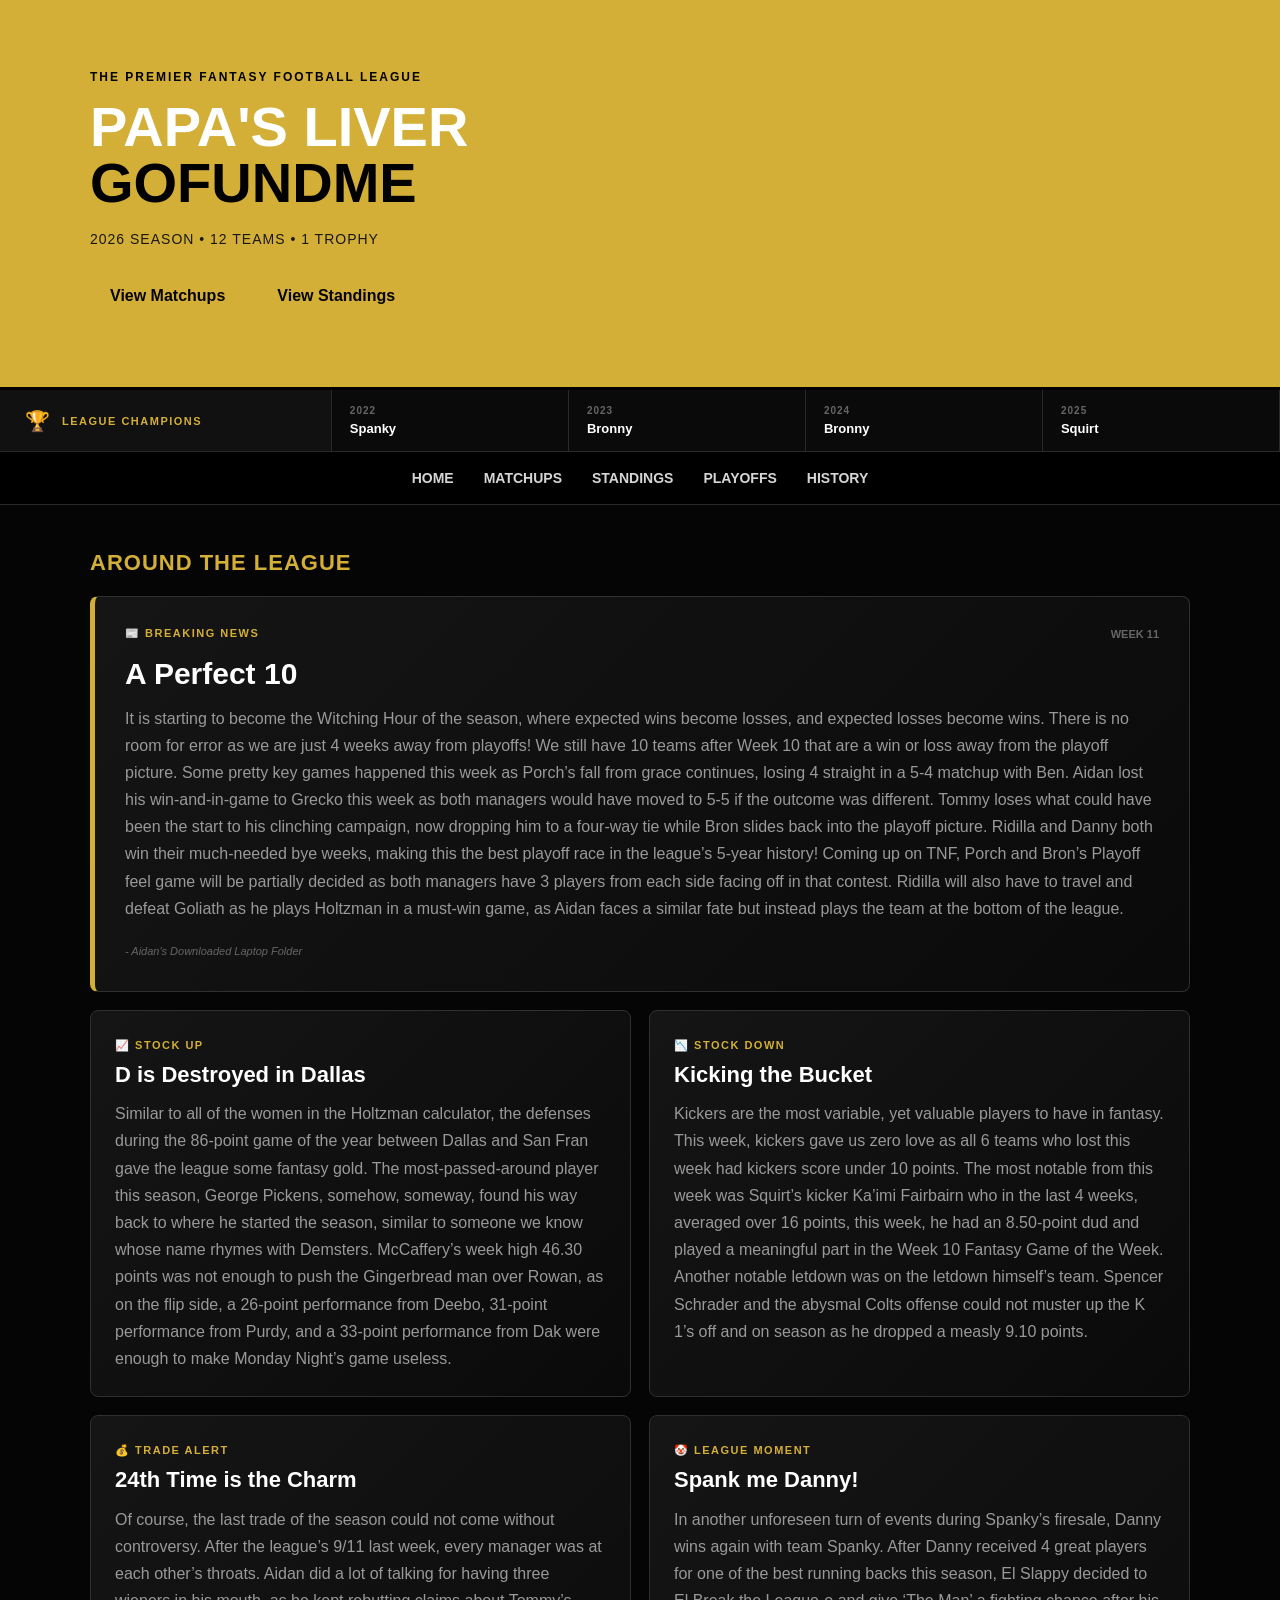
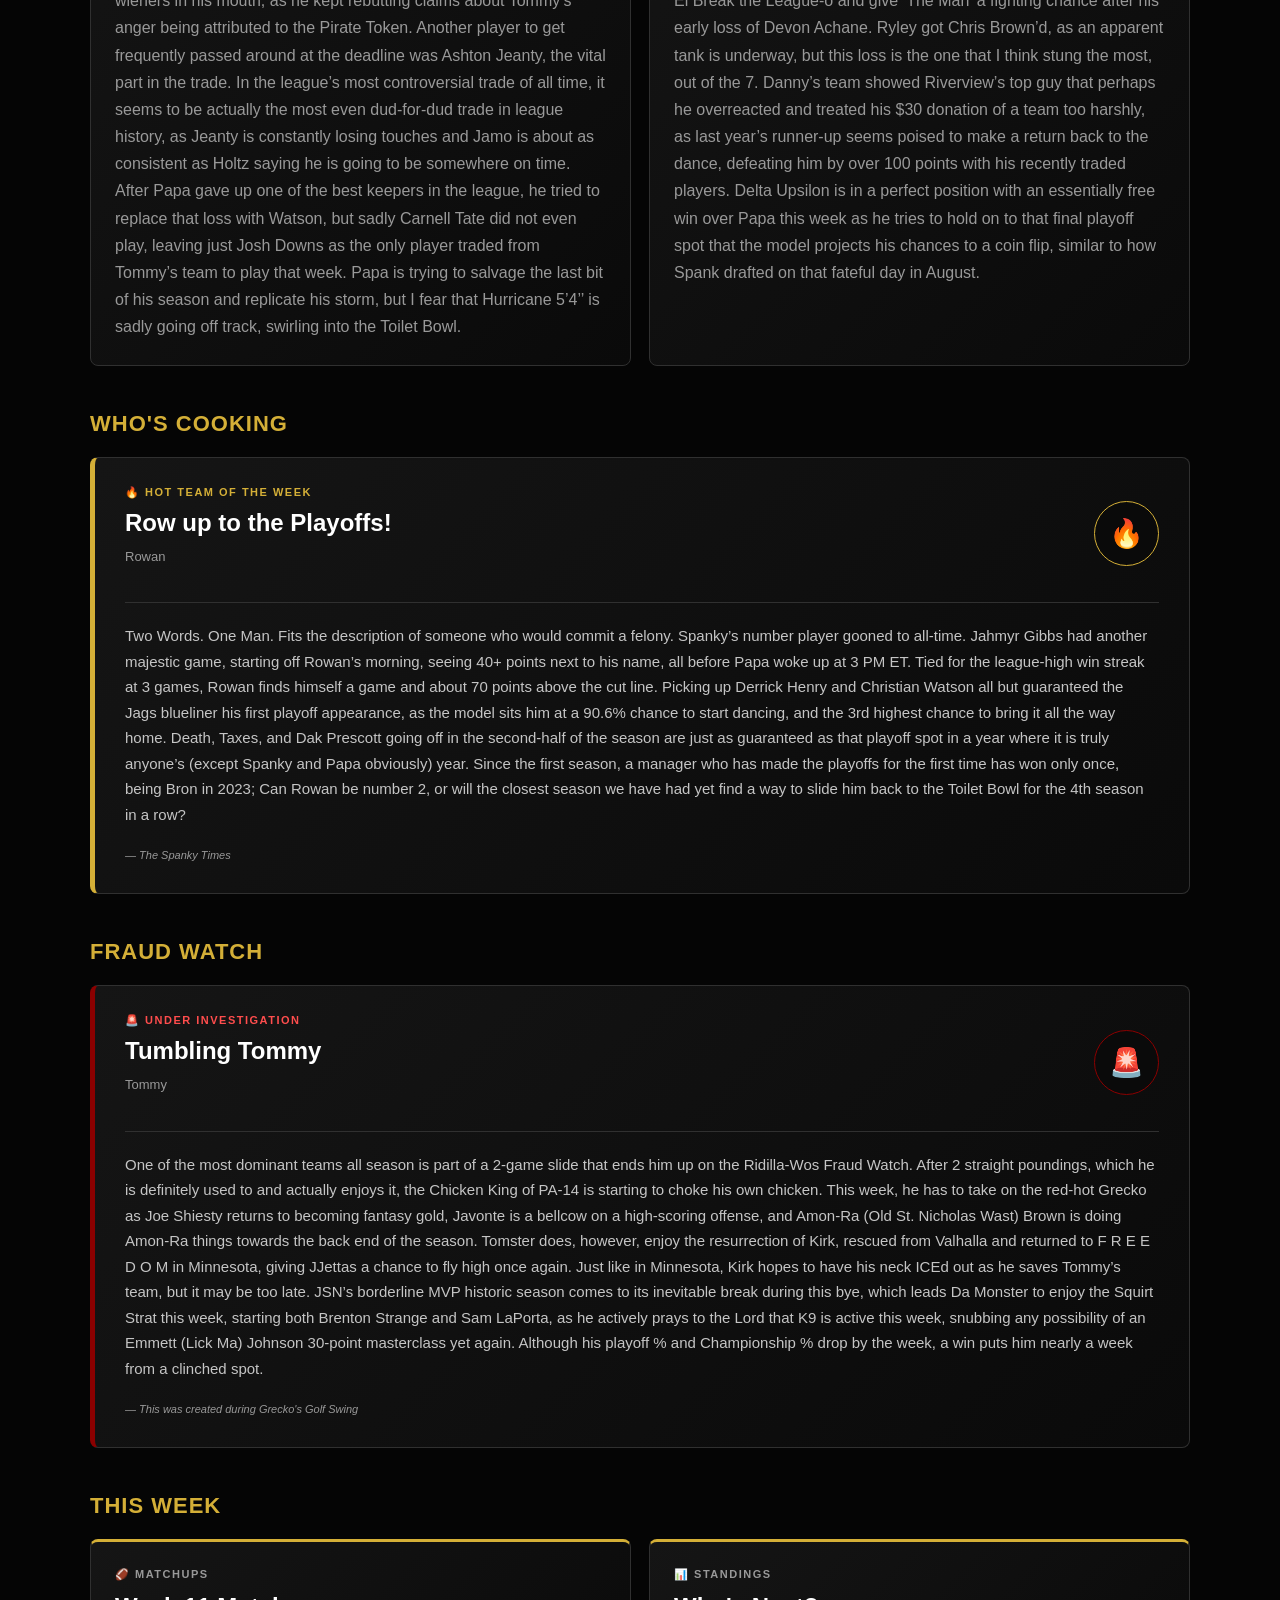
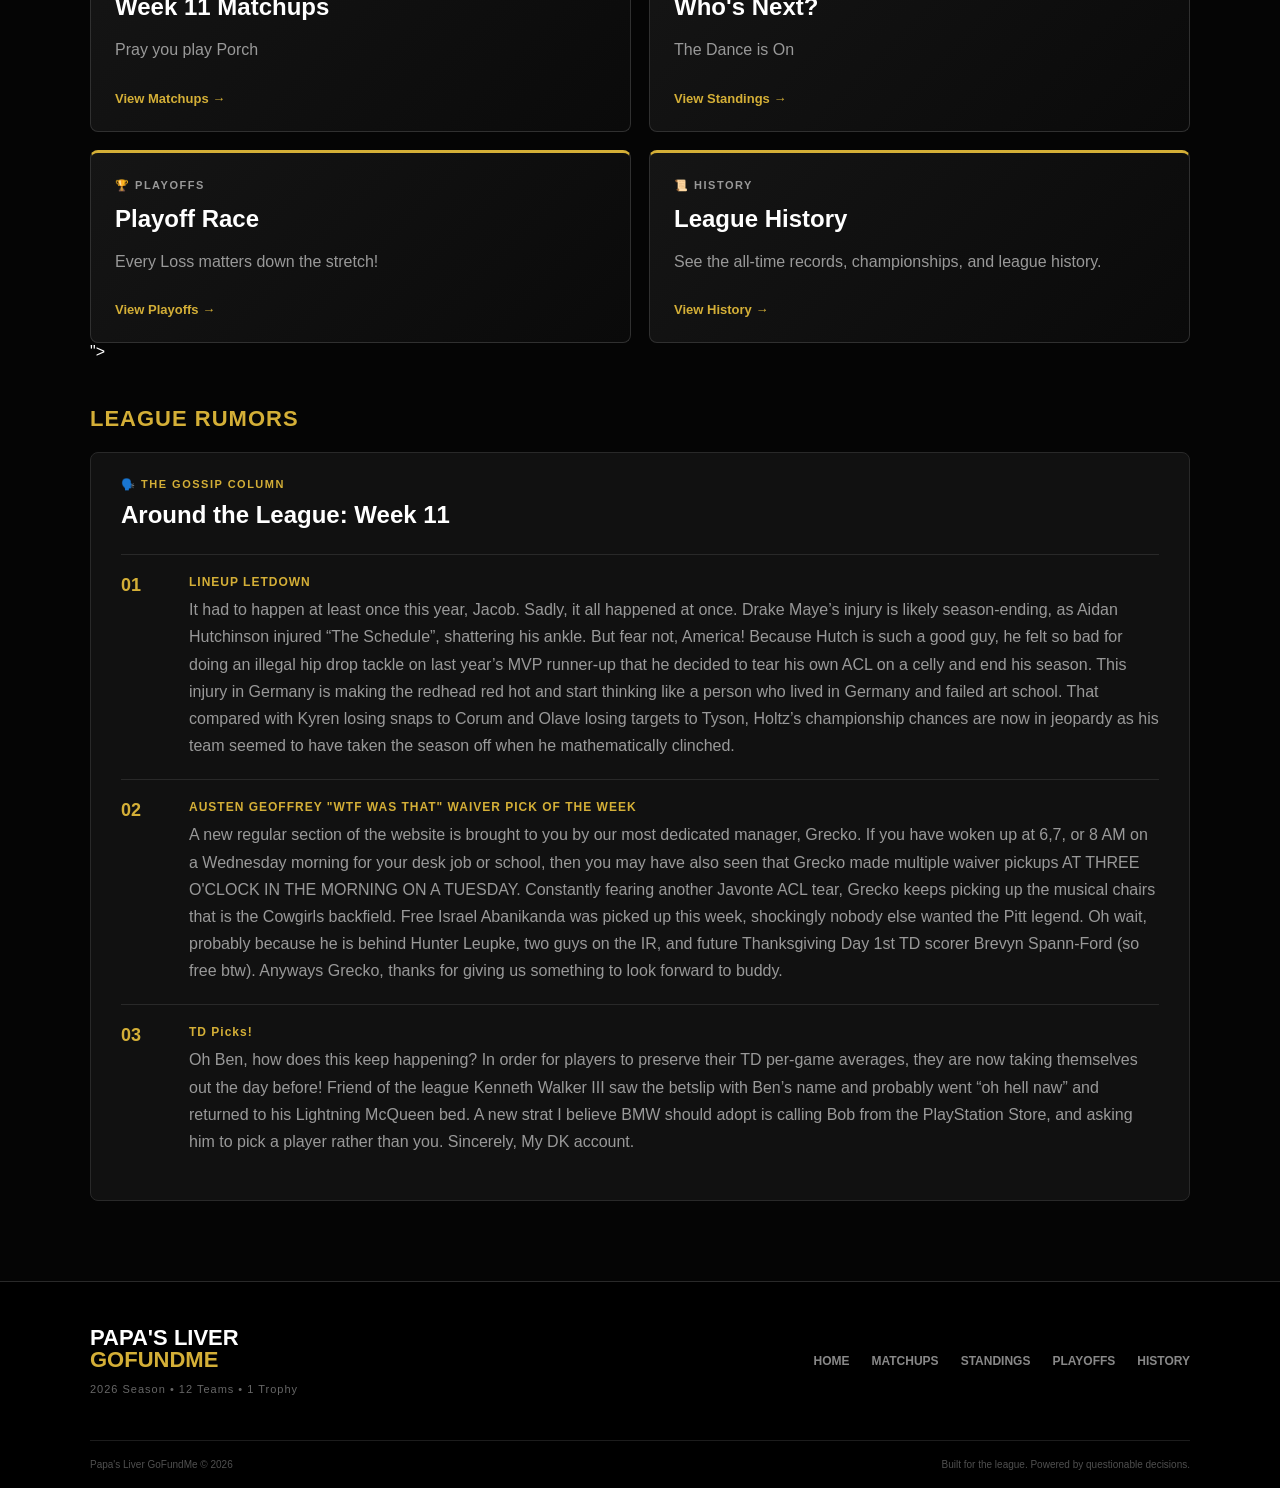
<file: index.html>
<!DOCTYPE html>
<html lang="en">
<head>
    <meta charset="UTF-8">
    <meta name="viewport" content="width=device-width, initial-scale=1.0">
    <title>Papa's Liver GoFundMe</title>
    <link rel="stylesheet" href="style.css">
</head>

<body>

    <header class="hero">
        <div class="hero-content">

            <p class="eyebrow">
                THE PREMIER FANTASY FOOTBALL LEAGUE
            </p>

            <h1>
                Papa's Liver<br>
                <span>GoFundMe</span>
            </h1>

            <p class="season">
                2026 SEASON • 12 TEAMS • 1 TROPHY
            </p>

            <div class="hero-buttons">
                <a href="matchups.html">View Matchups</a>
                <a href="standings.html">View Standings</a>
            </div>

        </div>
    </header>
 <section class="champions-bar">

        <div class="champions-title">
            <span>🏆</span>
            <p>LEAGUE CHAMPIONS</p>
        </div>

    <div class="champion">
    <span class="champion-year">2022</span>
    <span class="champion-name">Spanky</span>
</div>

<div class="champion">
    <span class="champion-year">2023</span>
    <span class="champion-name">Bronny</span>
</div>

<div class="champion">
    <span class="champion-year">2024</span>
    <span class="champion-name">Bronny</span>
</div>

<div class="champion">
    <span class="champion-year">2025</span>
    <span class="champion-name">Squirt</span>
</div>  

    </section>
    <nav>
        <a href="index.html">Home</a>
        <a href="matchups.html">Matchups</a>
        <a href="standings.html">Standings</a>
        <a href="playoffs.html">Playoffs</a>
        <a href="history.html">History</a>
    </nav>

    <main>

    <section class="home-section">

    <h2>Around the League</h2>

    <div class="league-news">

        <article class="news-story featured-news">

            <div class="news-story-top">
                <span class="news-category">
                    📰 BREAKING NEWS
                </span>

                <span class="news-week">
                    WEEK 11
                </span>
            </div>

            <h3>
                A Perfect 10
            </h3>

            <p>
                It is starting to become the Witching Hour of the season, where expected wins become losses, and expected losses become wins. There is no room for error as we are just 4 weeks away from playoffs! We still have 10 teams after Week 10 that are a win or loss away from the playoff picture. Some pretty key games happened this week as Porch’s fall from grace continues, losing 4 straight in a 5-4 matchup with Ben. Aidan lost his win-and-in-game to Grecko this week as both managers would have moved to 5-5 if the outcome was different. Tommy loses what could have been the start to his clinching campaign, now dropping him to a four-way tie while Bron slides back into the playoff picture. Ridilla and Danny both win their much-needed bye weeks, making this the best playoff race in the league’s 5-year history! Coming up on TNF, Porch and Bron’s Playoff feel game will be partially decided as both managers have 3 players from each side facing off in that contest. Ridilla will also have to travel and defeat Goliath as he plays Holtzman in a must-win game, as Aidan faces a similar fate but instead plays the team at the bottom of the league. 
            </p>

            <p class="news-author">
                - Aidan's Downloaded Laptop Folder
            </p>

        </article>


        <div class="news-story-grid">

            <article class="news-story">

                <span class="news-category">
                    📈 STOCK UP
                </span>

                <h3>
                    D is Destroyed in Dallas
                </h3>

                <p>
                    Similar to all of the women in the Holtzman calculator, the defenses during the 86-point game of the year between Dallas and San Fran gave the league some fantasy gold. The most-passed-around player this season, George Pickens, somehow, someway, found his way back to where he started the season, similar to someone we know whose name rhymes with Demsters. McCaffery’s week high 46.30 points was not enough to push the Gingerbread man over Rowan, as on the flip side, a 26-point performance from Deebo, 31-point performance from Purdy, and a 33-point performance from Dak were enough to make Monday Night’s game useless.
                </p>

            </article>


            <article class="news-story">

                <span class="news-category">
                    📉 STOCK DOWN
                </span>

                <h3>
                    Kicking the Bucket
                </h3>

                <p>
                    Kickers are the most variable, yet valuable players to have in fantasy. This week, kickers gave us zero love as all 6 teams who lost this week had kickers score under 10 points. The most notable from this week was Squirt’s kicker Ka’imi Fairbairn who in the last 4 weeks, averaged over 16 points, this week, he had an 8.50-point dud and played a meaningful part in the Week 10 Fantasy Game of the Week. Another notable letdown was on the letdown himself’s team. Spencer Schrader and the abysmal Colts offense could not muster up the K 1’s off and on season as he dropped a measly 9.10 points. 
                </p>

            </article>


            <article class="news-story">

                <span class="news-category">
                    💰 TRADE ALERT
                </span>

                <h3>
                   24th Time is the Charm
                </h3>

                <p>
                    Of course, the last trade of the season could not come without controversy. After the league’s 9/11 last week, every manager was at each other’s throats. Aidan did a lot of talking for having three wieners in his mouth, as he kept rebutting claims about Tommy’s anger being attributed to the Pirate Token. Another player to get frequently passed around at the deadline was Ashton Jeanty, the vital part in the trade. In the league’s most controversial trade of all time, it seems to be actually the most even dud-for-dud trade in league history, as Jeanty is constantly losing touches and Jamo is about as consistent as Holtz saying he is going to be somewhere on time. After Papa gave up one of the best keepers in the league, he tried to replace that loss with Watson, but sadly Carnell Tate did not even play, leaving just Josh Downs as the only player traded from Tommy’s team to play that week. Papa is trying to salvage the last bit of his season and replicate his storm, but I fear that Hurricane 5’4’’ is sadly going off track, swirling into the Toilet Bowl.
                </p>

            </article>


            <article class="news-story">

                <span class="news-category">
                    🤡 LEAGUE MOMENT
                </span>

                <h3>
                    Spank me Danny!
                </h3>

                <p>
                    In another unforeseen turn of events during Spanky’s firesale, Danny wins again with team Spanky. After Danny received 4 great players for one of the best running backs this season, El Slappy decided to El Break the League-o and give ‘The Man’ a fighting chance after his early loss of Devon Achane. Ryley got Chris Brown’d, as an apparent tank is underway, but this loss is the one that I think stung the most, out of the 7. Danny’s team showed Riverview’s top guy that perhaps he overreacted and treated his $30 donation of a team too harshly, as last year’s runner-up seems poised to make a return back to the dance, defeating him by over 100 points with his recently traded players. Delta Upsilon is in a perfect position with an essentially free win over Papa this week as he tries to hold on to that final playoff spot that the model projects his chances to a coin flip, similar to how Spank drafted on that fateful day in August.
                </p>

            </article>

        </div>

    </div>

</section>    


       <section class="home-section">

    <h2>Who's Cooking</h2>

    <div class="home-feature-card cooking-card">

        <div class="feature-top">

            <div>
                <p class="feature-label">
                    🔥 HOT TEAM OF THE WEEK
                </p>

                <h3>
                    Row up to the Playoffs!
                </h3>

                <p class="feature-manager">
                    Rowan
                </p>
            </div>

            <div class="feature-badge">
                🔥
            </div>

        </div>

        <div class="feature-divider"></div>

        <p class="feature-story">
            Two Words. One Man. Fits the description of someone who would commit a felony. Spanky’s number player gooned to all-time. Jahmyr Gibbs had another majestic game, starting off Rowan’s morning, seeing 40+ points next to his name, all before Papa woke up at 3 PM ET. Tied for the league-high win streak at 3 games, Rowan finds himself a game and about 70 points above the cut line. Picking up Derrick Henry and Christian Watson all but guaranteed the Jags blueliner his first playoff appearance, as the model sits him at a 90.6% chance to start dancing, and the 3rd highest chance to bring it all the way home. Death, Taxes, and Dak Prescott going off in the second-half of the season are just as guaranteed as that playoff spot in a year where it is truly anyone’s (except Spanky and Papa obviously) year. Since the first season, a manager who has made the playoffs for the first time has won only once, being Bron in 2023; Can Rowan be number 2, or will the closest season we have had yet find a way to slide him back to the Toilet Bowl for the 4th season in a row?
        </p>

        <p class="feature-signoff">
            — The Spanky Times
        </p>

    </div>

</section>


     <section class="home-section">

    <h2>Fraud Watch</h2>

    <div class="home-feature-card fraud-card">

        <div class="feature-top">

            <div>
                <p class="feature-label">
                    🚨 UNDER INVESTIGATION
                </p>

                <h3>
                    Tumbling Tommy
                </h3>

                <p class="feature-manager">
                    Tommy
                </p>
            </div>

            <div class="feature-badge fraud-badge">
                🚨
            </div>

        </div>

        <div class="feature-divider"></div>

        <p class="feature-story">
            One of the most dominant teams all season is part of a 2-game slide that ends him up on the Ridilla-Wos Fraud Watch. After 2 straight poundings, which he is definitely used to and actually enjoys it, the Chicken King of PA-14 is starting to choke his own chicken. This week, he has to take on the red-hot Grecko as Joe Shiesty returns to becoming fantasy gold, Javonte is a bellcow on a high-scoring offense, and Amon-Ra (Old St. Nicholas Wast) Brown is doing Amon-Ra things towards the back end of the season. Tomster does, however, enjoy the resurrection of Kirk, rescued from Valhalla and returned to F R E E D O M in Minnesota, giving JJettas a chance to fly high once again. Just like in Minnesota, Kirk hopes to have his neck ICEd out as he saves Tommy’s team, but it may be too late. JSN’s borderline MVP historic season comes to its inevitable break during this bye, which leads Da Monster to enjoy the Squirt Strat this week, starting both Brenton Strange and Sam LaPorta, as he actively prays to the Lord that K9 is active this week, snubbing any possibility of an Emmett (Lick Ma) Johnson 30-point masterclass yet again. Although his playoff % and Championship % drop by the week, a win puts him nearly a week from a clinched spot. 
        </p>

        <p class="feature-signoff">
            — This was created during Grecko's Golf Swing
        </p>

    </div>

</section>   


        <section class="home-section">

            <h2>This Week</h2>

            <div class="home-news-grid">

                <div class="news-card">

                    <p class="feature-label">
                        🏈 MATCHUPS
                    </p>

                    <h3>
                        Week 11 Matchups
                    </h3>

                    <p>
                        Pray you play Porch
        
                    </p>

                    <a href="matchups.html">
                        View Matchups →
                    </a>

                </div>


                <div class="news-card">

                    <p class="feature-label">
                        📊 STANDINGS
                    </p>

                    <h3>
                        Who's Next?
                    </h3>

                    <p>
                        The Dance is On
                    </p>

                    <a href="standings.html">
                        View Standings →
                    </a>

                </div>


                <div class="news-card">

                    <p class="feature-label">
                        🏆 PLAYOFFS
                    </p>

                    <h3>
                        Playoff Race
                    </h3>

                    <p>
                        Every Loss matters down the stretch!
                
                    </p>

                    <a href="playoffs.html">
                        View Playoffs →
                    </a>

                </div>


                <div class="news-card">

                    <p class="feature-label">
                        📜 HISTORY
                    </p>

                    <h3>
                        League History
                    </h3>

                    <p>
                        See the all-time records,
                        championships, and league history.
                    </p>

                    <a href="history.html">
                        View History →
                    </a>

                </div>

            </div>

        </section>


        ">
<section class="home-section">

    <h2>League Rumors</h2>

    <div class="rumor-box">

        <p class="update-label">
            🗣️ THE GOSSIP COLUMN
        </p>

        <h3>
            Around the League: Week 11
        </h3>

        <div class="rumor-item">

            <span class="rumor-number">
                01
            </span>

            <div>
                <h4>
                    LINEUP LETDOWN
                </h4>

                <p>
                    It had to happen at least once this year, Jacob. Sadly, it all happened at once. Drake Maye’s injury is likely season-ending, as Aidan Hutchinson injured “The Schedule”, shattering his ankle. But fear not, America! Because Hutch is such a good guy, he felt so bad for doing an illegal hip drop tackle on last year’s MVP runner-up that he decided to tear his own ACL on a celly and end his season. This injury in Germany is making the redhead red hot and start thinking like a person who lived in Germany and failed art school. That compared with Kyren losing snaps to Corum and Olave losing targets to Tyson, Holtz’s championship chances are now in jeopardy as his team seemed to have taken the season off when he mathematically clinched.
                </p>
            </div>

        </div>


        <div class="rumor-item">

            <span class="rumor-number">
                02
            </span>

            <div>
                <h4>
                    AUSTEN GEOFFREY "WTF WAS THAT" WAIVER PICK OF THE WEEK
                </h4>

                <p>
                    A new regular section of the website is brought to you by our most dedicated manager, Grecko. If you have woken up at 6,7, or 8 AM on a Wednesday morning for your desk job or school, then you may have also seen that Grecko made multiple waiver pickups AT THREE O'CLOCK IN THE MORNING ON A TUESDAY. Constantly fearing another Javonte ACL tear, Grecko keeps picking up the musical chairs that is the Cowgirls backfield. Free Israel Abanikanda was picked up this week, shockingly nobody else wanted the Pitt legend. Oh wait, probably because he is behind Hunter Leupke, two guys on the IR, and future Thanksgiving Day 1st TD scorer Brevyn Spann-Ford (so free btw). Anyways Grecko, thanks for giving us something to look forward to buddy.
            </div>

        </div>


        <div class="rumor-item">

            <span class="rumor-number">
                03
            </span>

            <div>
                <h4>
                    TD Picks!
                </h4>

                <p>
                    Oh Ben, how does this keep happening? In order for players to preserve their TD per-game averages, they are now taking themselves out the day before! Friend of the league Kenneth Walker III saw the betslip with Ben’s name and probably went “oh hell naw” and returned to his Lightning McQueen bed. A new strat I believe BMW should adopt is calling Bob from the PlayStation Store, and asking him to pick a player rather than you. Sincerely, My DK account.
            </div>

        </div>

    </div>

</section>

    </main>
    <footer class="site-footer">

        <div class="footer-content">

            <div class="footer-brand">

                <h3>
                    Papa's Liver<br>
                    <span>GoFundMe</span>
                </h3>

                <p>
                    2026 Season • 12 Teams • 1 Trophy
                </p>

            </div>


            <div class="footer-links">

                <a href="index.html">Home</a>
                <a href="matchups.html">Matchups</a>
                <a href="standings.html">Standings</a>
                <a href="playoffs.html">Playoffs</a>
                <a href="history.html">History</a>

            </div>

        </div>


        <div class="footer-bottom">

            <p>
                Papa's Liver GoFundMe © 2026
            </p>

            <p>
                Built for the league. Powered by questionable decisions.
            </p>

        </div>

    </footer>
</body>
</file>
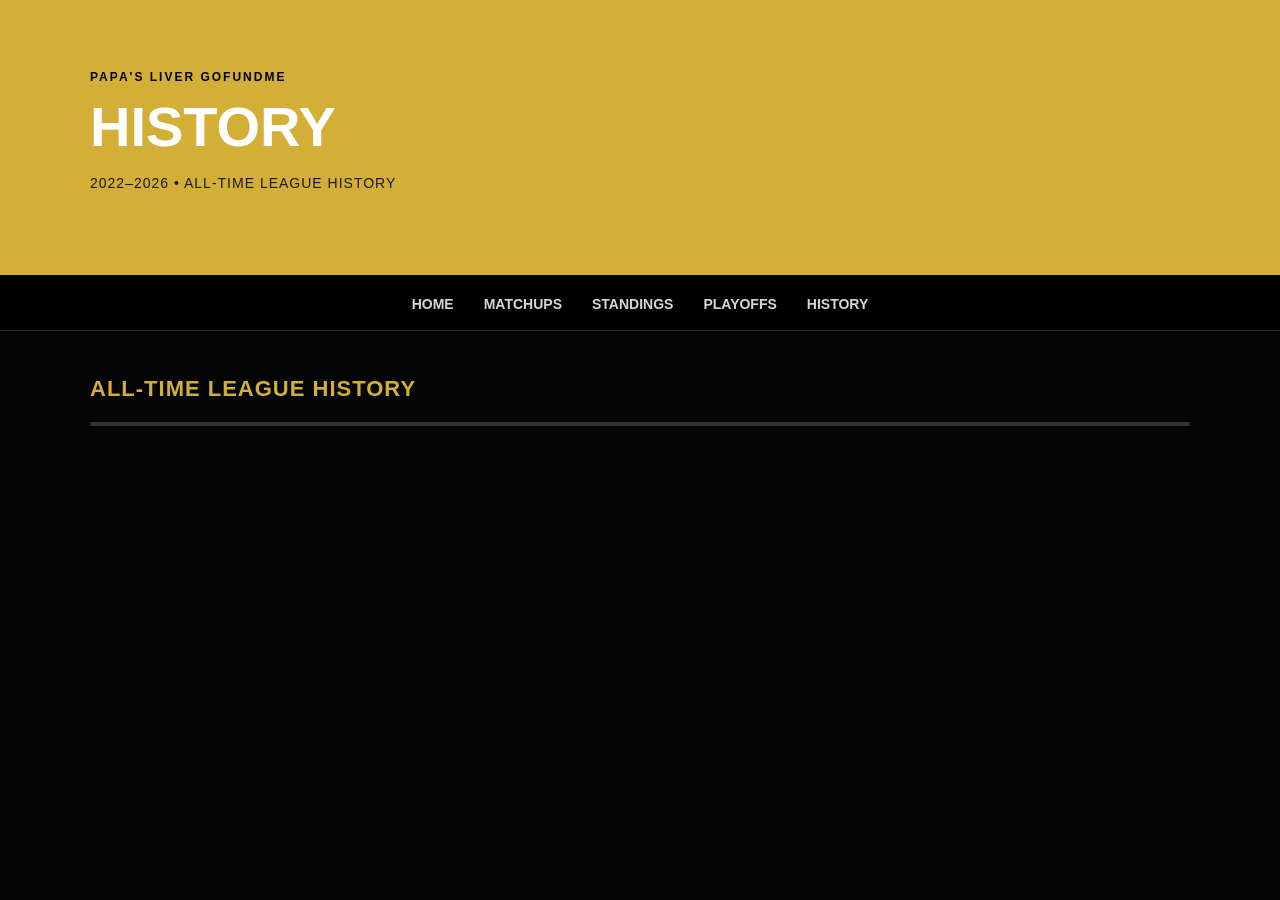
<file: history.html>
<!DOCTYPE html>
<html lang="en">

<head>
    <meta charset="UTF-8">
    <meta name="viewport" content="width=device-width, initial-scale=1.0">

    <title>History | Papa's Liver GoFundMe</title>

    <link rel="stylesheet" href="style.css">
</head>

<body>

    <header class="hero">

        <div class="hero-content">

            <p class="eyebrow">
                PAPA'S LIVER GOFUNDMЕ
            </p>

            <h1>
                History
            </h1>

            <p class="season">
                2022–2026 • ALL-TIME LEAGUE HISTORY
            </p>

        </div>

    </header>

    <nav>

        <a href="index.html">Home</a>

        <a href="matchups.html">Matchups</a>

        <a href="standings.html">Standings</a>

        <a href="playoffs.html">Playoffs</a>

        <a href="history.html">History</a>

    </nav>

    <main>

        <h2>
            All-Time League History
        </h2>

        <div id="history-table"></div>

    </main>

    <script src="app.js"></script>

</body>

</html>
</file>
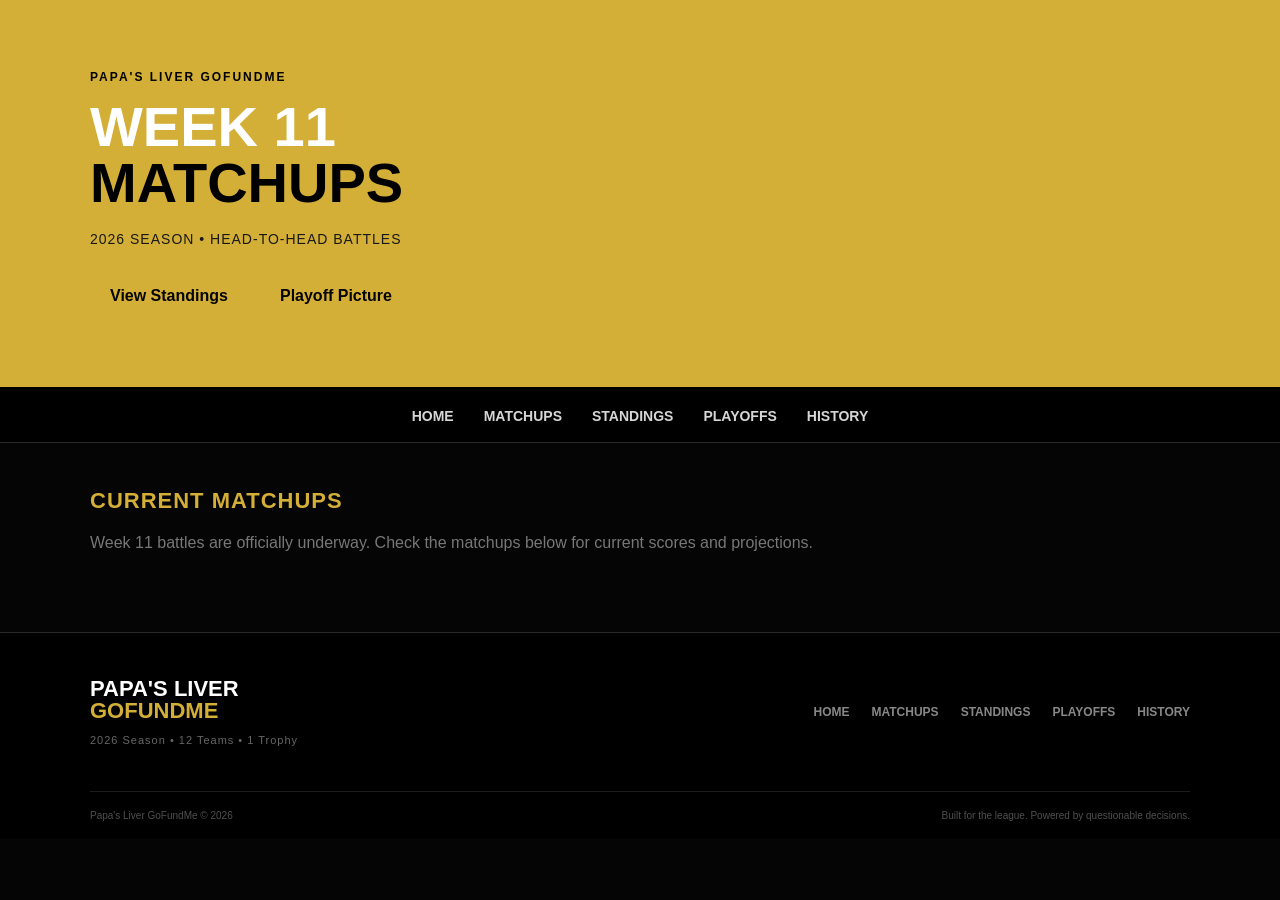
<file: matchups.html>
<!DOCTYPE html>
<html lang="en">
<head>
    <meta charset="UTF-8">
    <meta name="viewport" content="width=device-width, initial-scale=1.0">
    <title>Matchups | Papa's Liver GoFundMe</title>
    <link rel="stylesheet" href="style.css">
</head>

<body>

    <header class="hero">
        <div class="hero-content">

            <p class="eyebrow">
                PAPA'S LIVER GOFUNDMЕ
            </p>

            <h1>
                Week 11<br>
                <span>Matchups</span>
            </h1>

            <p class="season">
                2026 SEASON • HEAD-TO-HEAD BATTLES
            </p>

            <div class="hero-buttons">
                <a href="standings.html">View Standings</a>
                <a href="playoffs.html">Playoff Picture</a>
            </div>

        </div>
    </header>

    <nav>
        <a href="index.html">Home</a>
        <a href="matchups.html">Matchups</a>
        <a href="standings.html">Standings</a>
        <a href="playoffs.html">Playoffs</a>
        <a href="history.html">History</a>
    </nav>

    <main>

        <section class="home-section">

            <h2>Current Matchups</h2>

            <p style="color: #777777; margin-bottom: 30px;">
                Week 11 battles are officially underway. Check the matchups below for current scores and projections.
            </p>

            <div id="matchups-container"></div>

        </section>

    </main>

    <footer class="site-footer">

        <div class="footer-content">

            <div class="footer-brand">
                <h3>
                    Papa's Liver<br>
                    <span>GoFundMe</span>
                </h3>

                <p>
                    2026 Season • 12 Teams • 1 Trophy
                </p>
            </div>

            <div class="footer-links">
                <a href="index.html">Home</a>
                <a href="matchups.html">Matchups</a>
                <a href="standings.html">Standings</a>
                <a href="playoffs.html">Playoffs</a>
                <a href="history.html">History</a>
            </div>

        </div>

        <div class="footer-bottom">
            <p>Papa's Liver GoFundMe © 2026</p>
            <p>Built for the league. Powered by questionable decisions.</p>
        </div>

    </footer>

    
<script src="app.js"></script>
</body>
</html>
</file>
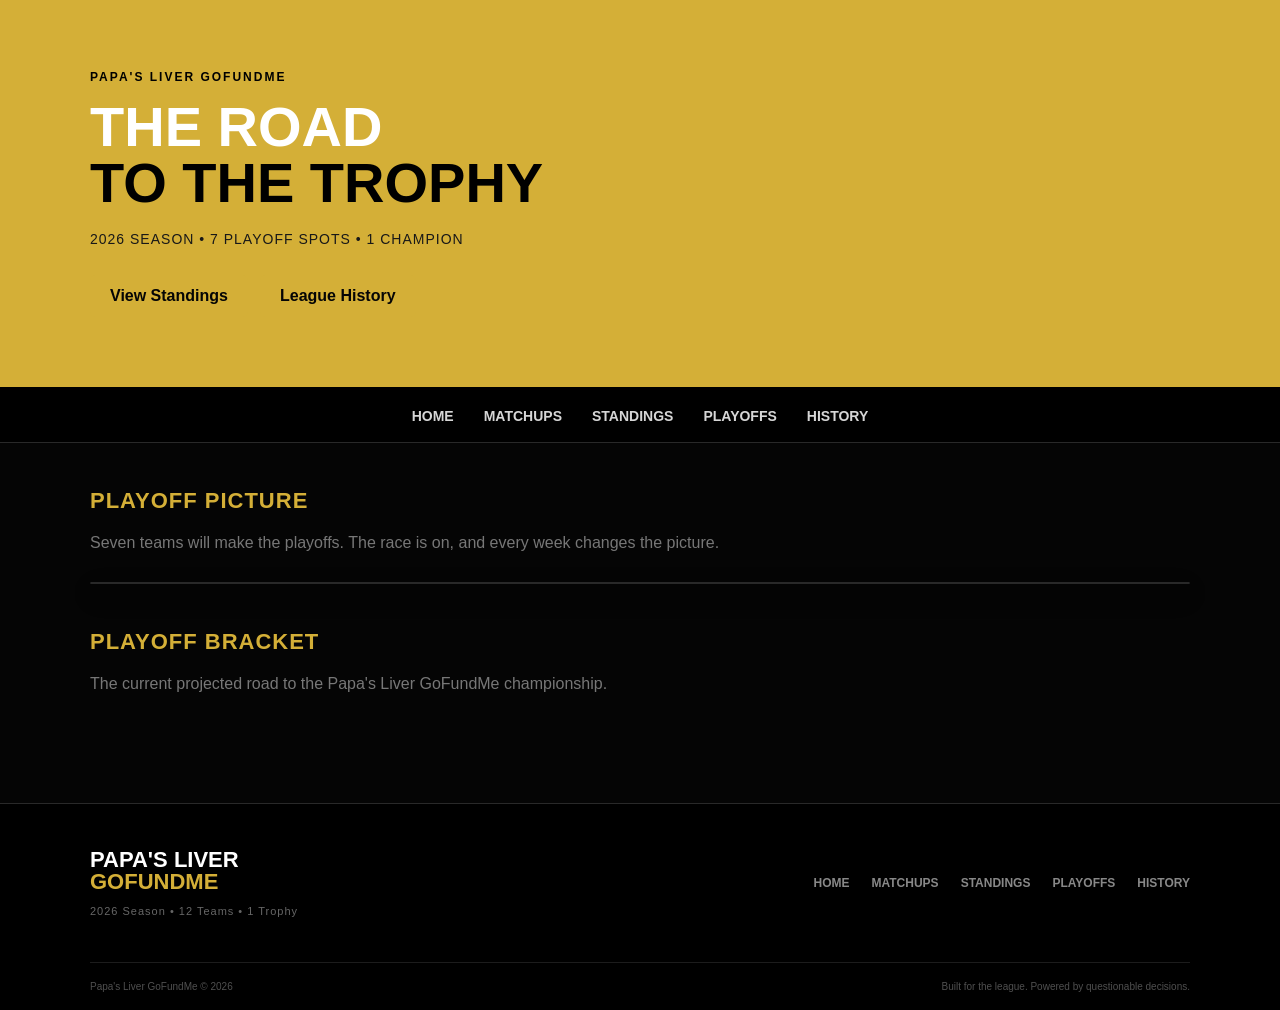
<file: playoffs.html>
<!DOCTYPE html>
<html lang="en">
<head>
    <meta charset="UTF-8">
    <meta name="viewport" content="width=device-width, initial-scale=1.0">
    <title>Playoffs | Papa's Liver GoFundMe</title>
    <link rel="stylesheet" href="style.css">
</head>

<body>

    <header class="hero">
        <div class="hero-content">

            <p class="eyebrow">
                PAPA'S LIVER GOFUNDMЕ
            </p>

            <h1>
                The Road<br>
                <span>To The Trophy</span>
            </h1>

            <p class="season">
                2026 SEASON • 7 PLAYOFF SPOTS • 1 CHAMPION
            </p>

            <div class="hero-buttons">
                <a href="standings.html">View Standings</a>
                <a href="history.html">League History</a>
            </div>

        </div>
    </header>

    <nav>
        <a href="index.html">Home</a>
        <a href="matchups.html">Matchups</a>
        <a href="standings.html">Standings</a>
        <a href="playoffs.html">Playoffs</a>
        <a href="history.html">History</a>
    </nav>

    <main>

        <section class="home-section">

            <h2>Playoff Picture</h2>

            <p style="color: #777777; margin-bottom: 30px;">
                Seven teams will make the playoffs. The race is on, and every week changes the picture.
            </p>

            <div id="playoff-probabilities"></div>

        </section>

        <section class="home-section">

            <h2>Playoff Bracket</h2>

            <p style="color: #777777; margin-bottom: 30px;">
                The current projected road to the Papa's Liver GoFundMe championship.
            </p>

            <div id="playoff-bracket"></div>

        </section>

    </main>

    <footer class="site-footer">

        <div class="footer-content">

            <div class="footer-brand">
                <h3>
                    Papa's Liver<br>
                    <span>GoFundMe</span>
                </h3>

                <p>
                    2026 Season • 12 Teams • 1 Trophy
                </p>
            </div>

            <div class="footer-links">
                <a href="index.html">Home</a>
                <a href="matchups.html">Matchups</a>
                <a href="standings.html">Standings</a>
                <a href="playoffs.html">Playoffs</a>
                <a href="history.html">History</a>
            </div>

        </div>

        <div class="footer-bottom">
            <p>Papa's Liver GoFundMe © 2026</p>
            <p>Built for the league. Powered by questionable decisions.</p>
        </div>

    </footer>

    <script src="app.js"></script>
<script src="app.js"></script>
</body>
</html>
</file>
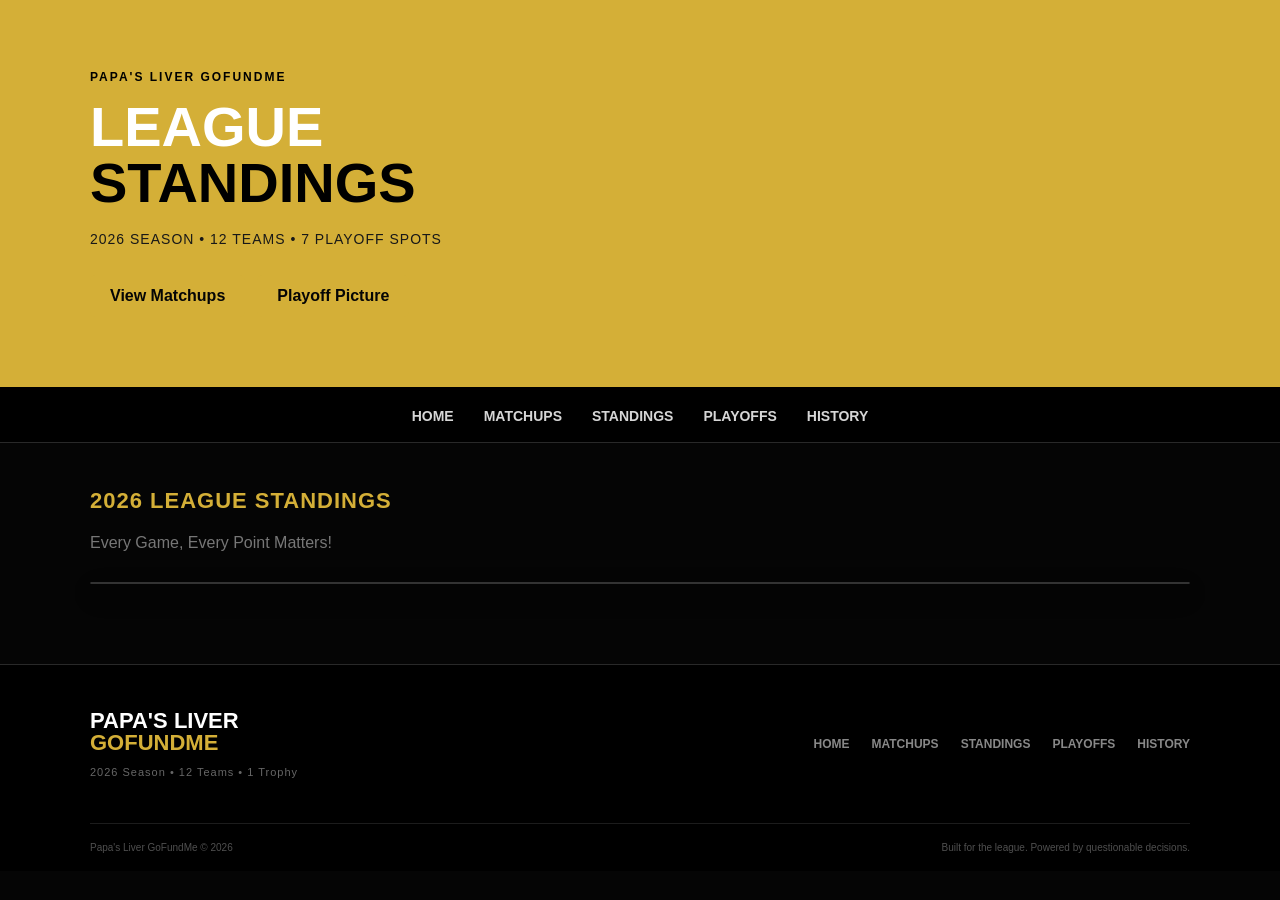
<file: standings.html>
<!DOCTYPE html>
<html lang="en">
<head>
    <meta charset="UTF-8">
    <meta name="viewport" content="width=device-width, initial-scale=1.0">
    <title>Standings | Papa's Liver GoFundMe</title>
    <link rel="stylesheet" href="style.css">
</head>

<body>

    <header class="hero">
        <div class="hero-content">

            <p class="eyebrow">
                PAPA'S LIVER GOFUNDMЕ
            </p>

            <h1>
                League<br>
                <span>Standings</span>
            </h1>

            <p class="season">
                2026 SEASON • 12 TEAMS • 7 PLAYOFF SPOTS
            </p>

            <div class="hero-buttons">
                <a href="matchups.html">View Matchups</a>
                <a href="playoffs.html">Playoff Picture</a>
            </div>

        </div>
    </header>

    <nav>
        <a href="index.html">Home</a>
        <a href="matchups.html">Matchups</a>
        <a href="standings.html">Standings</a>
        <a href="playoffs.html">Playoffs</a>
        <a href="history.html">History</a>
    </nav>

    <main>

        <section class="home-section">

            <h2>2026 League Standings</h2>

            <p style="color: #777777; margin-bottom: 30px;">
                Every Game, Every Point Matters!
            </p>

            <div id="standings"></div>

        </section>

    </main>

    <footer class="site-footer">

        <div class="footer-content">

            <div class="footer-brand">
                <h3>
                    Papa's Liver<br>
                    <span>GoFundMe</span>
                </h3>

                <p>
                    2026 Season • 12 Teams • 1 Trophy
                </p>
            </div>

            <div class="footer-links">
                <a href="index.html">Home</a>
                <a href="matchups.html">Matchups</a>
                <a href="standings.html">Standings</a>
                <a href="playoffs.html">Playoffs</a>
                <a href="history.html">History</a>
            </div>

        </div>

        <div class="footer-bottom">
            <p>Papa's Liver GoFundMe © 2026</p>
            <p>Built for the league. Powered by questionable decisions.</p>
        </div>

    </footer>

    <script src="app.js"></script>
</body>
</html>
</file>
<file: style.css>
* {
    box-sizing: border-box;
}

body {
    margin: 0;
    font-family: Arial, Helvetica, sans-serif;
    background: #050505;
    color: #ffffff;
}

/* HERO */

.hero {
    background: #d4af37;
    border-bottom: 3px solid #000000;
    padding: 70px 20px;
}

.hero-content {
    max-width: 1100px;
    margin: 0 auto;
}

.eyebrow {
    margin: 0 0 15px 0;
    color: #000000;
    font-size: 12px;
    font-weight: bold;
    letter-spacing: 2px;
}

.hero h1 {
    margin: 0;
    font-size: 56px;
    line-height: 1;
    text-transform: uppercase;
}

.hero h1 span {
    color: #000000;
}

.season {
    margin-top: 20px;
    color: #181818;
    font-size: 14px;
    letter-spacing: 1px;
}

/* HERO BUTTONS */

.hero-buttons {
    display: flex;
    gap: 12px;
    margin-top: 28px;
}

.hero-buttons a {
    display: inline-block;
    padding: 12px 20px;
    background: #d4af37;
    color: #050505;
    text-decoration: none;
    font-weight: bold;
    border-radius: 5px;
}

.hero-buttons a:hover {
    background: #ffffff;
}

/* NAVIGATION */

nav {
    display: flex;
    justify-content: center;
    gap: 30px;
    padding: 18px 20px;
    background: #000000;
    border-bottom: 1px solid #292929;
}

nav a {
    color: #d6d6d6;
    text-decoration: none;
    font-size: 14px;
    font-weight: bold;
    text-transform: uppercase;
}

nav a:hover {
    color: #d4af37;
}

/* MAIN */

main {
    width: min(1100px, 92%);
    margin: 40px auto 80px;
}

h2 {
    margin-top: 45px;
    margin-bottom: 20px;
    color: #d4af37;
    font-size: 22px;
    text-transform: uppercase;
    letter-spacing: 1px;
}

/* MATCHUPS */

#matchups {
    display: flex;
    flex-direction: column;
    gap: 20px;
    margin-top: 30px;
}

#matchups > div {
    background: linear-gradient(135deg, #151515, #0a0a0a);
    border: 1px solid #303030;
    border-left: 5px solid #d4af37;
    border-radius: 8px;
    padding: 24px 30px;
    box-shadow: 0 8px 20px rgba(0, 0, 0, 0.5);
    transition: 0.2s ease;
}

#matchups > div:hover {
    border-color: #d4af37;
    transform: translateY(-2px);
}

#matchups h3 {
    margin: 0 0 24px 0;
    padding-bottom: 14px;
    border-bottom: 1px solid #303030;
    color: #a8a8a8;
    font-size: 11px;
    font-weight: 600;
    text-transform: uppercase;
    letter-spacing: 1.5px;
}

.matchup-teams {
    display: grid;
    grid-template-columns: 1fr 80px 1fr;
    align-items: center;
    gap: 20px;
}

.matchup-team {
    display: flex;
    flex-direction: column;
    gap: 4px;
}

.matchup-team-left {
    text-align: left;
}

.matchup-team-right {
    text-align: right;
}

.matchup-team strong {
    color: #ffffff;
    font-size: 21px;
    font-weight: 700;
}

.matchup-team small {
    color: #999999;
    font-size: 13px;
}

.actual-score {
    margin-top: 8px;
    color: #ffffff;
    font-size: 34px;
    font-weight: 800;
}

.projected-score {
    color: #777777;
    font-size: 12px;
}

.matchup-vs {
    color: #d4af37;
    font-size: 13px;
    font-weight: 800;
    text-align: center;
    letter-spacing: 2px;
}

/* STANDINGS */

#standings {
    display: grid;
    gap: 2px;
    background: #292929;
    border: 1px solid #292929;
    border-radius: 8px;
    overflow: hidden;
}

#standings > div {
    display: grid;
    grid-template-columns: 55px 1.5fr 1fr 90px 100px 100px;
    align-items: center;
    gap: 10px;
    padding: 16px 20px;
    background: #111111;
}

#standings > div:hover {
    background: #181818;
}

#standings p {
    margin: 0;
}

.standings-header {
    background: #d4af37 !important;
    color: #050505;
    font-weight: bold;
    text-transform: uppercase;
    font-size: 12px;
    letter-spacing: 1px;
}

.standings-rank {
    color: #d4af37;
    font-weight: bold;
}

.standings-team {
    color: #ffffff;
    font-weight: bold;
}

.standings-manager {
    color: #999999;
}

.standings-record {
    color: #ffffff;
    font-weight: bold;
}

.standings-points {
    color: #ffffff;
}

.standings-points-against {
    color: #999999;
}

/* PLAYOFFS */

#playoff-probabilities {
    display: grid;
    gap: 10px;
}

#playoff-probabilities > div {
    padding: 15px 20px;
    background: #111111;
    border: 1px solid #292929;
    border-radius: 5px;
}

#playoff-probabilities p {
    margin: 5px 0;
}

/* LEAGUE LEADERS */

#league-leaders {
    display: grid;
    grid-template-columns: repeat(2, 1fr);
    gap: 18px;
}

.leader-card {
    background: linear-gradient(135deg, #151515, #0a0a0a);
    border: 1px solid #303030;
    border-top: 3px solid #d4af37;
    border-radius: 8px;
    padding: 24px;
}

.leader-card h3 {
    margin: 0 0 10px 0;
    color: #999999;
    font-size: 12px;
    text-transform: uppercase;
    letter-spacing: 1px;
}

.leader-card p {
    margin: 0;
    color: white;
    font-size: 21px;
    font-weight: bold;
}

/* MOBILE */

@media (max-width: 700px) {

    .hero {
        padding: 50px 20px;
    }

    .hero h1 {
        font-size: 40px;
    }

    nav {
        flex-wrap: wrap;
        gap: 15px;
    }

    main {
        width: 94%;
    }

    .hero-buttons {
        flex-direction: column;
    }

    .hero-buttons a {
        text-align: center;
    }

    .matchup-teams {
        grid-template-columns: 1fr 45px 1fr;
        gap: 8px;
    }

    .matchup-team strong {
        font-size: 15px;
    }

    .matchup-team small {
        font-size: 11px;
    }

    .actual-score {
        font-size: 25px;
    }

    .projected-score {
        font-size: 10px;
    }

    #league-leaders {
        grid-template-columns: 1fr;
    }

    #standings > div {
        grid-template-columns: 35px 1fr 55px;
    }

    .standings-manager,
    .standings-points,
    .standings-points-against {
        display: none;
    }

}

.playoff-section-title {
    margin: 35px 0 15px 0;
    padding-bottom: 10px;
    border-bottom: 2px solid #d4af37;
    color: #d4af37;
    font-size: 16px;
    letter-spacing: 1.5px;
}

.playoff-team {
    display: grid;
    grid-template-columns: 65px 1fr;
    align-items: center;
    gap: 15px;
    padding: 18px 20px;
    margin-bottom: 5px;
    background: #111111;
    border: 1px solid #292929;
    border-left: 4px solid #d4af37;
}

.playoff-team:hover {
    background: #181818;
    border-color: #d4af37;
}

.playoff-seed {
    margin: 0;
    color: #d4af37;
    font-size: 22px;
    font-weight: 800;
}

.playoff-team-name {
    margin: 0;
    color: #ffffff;
    font-size: 18px;
    font-weight: bold;
}

.playoff-record {
    margin: 4px 0 0 0;
    color: #888888;
    font-size: 12px;
}

.playoff-odds-row {
    display: grid;
    grid-template-columns: 55px 1fr 100px;
    align-items: center;
    gap: 15px;
    padding: 15px 20px;
    margin-bottom: 3px;
    background: #111111;
    border: 1px solid #242424;
}

.playoff-odds-row:hover {
    background: #181818;
    border-color: #d4af37;
}

.playoff-rank {
    margin: 0;
    color: #777777;
    font-weight: bold;
}

.playoff-odds-team {
    margin: 0;
    color: #ffffff;
    font-weight: bold;
}

.playoff-percentage {
    margin: 0;
    color: #d4af37;
    font-size: 18px;
    font-weight: 800;
    text-align: right;
}

/* ================================
   HOMEPAGE
================================ */

.home-section {
    margin-top: 45px;
}

.weekly-update {
    background: linear-gradient(135deg, #151515, #0a0a0a);
    border: 1px solid #303030;
    border-left: 5px solid #d4af37;
    border-radius: 8px;
    padding: 28px 30px;
}

.update-label,
.feature-label {
    margin: 0 0 10px 0;
    color: #d4af37;
    font-size: 11px;
    font-weight: bold;
    text-transform: uppercase;
    letter-spacing: 1.5px;
}

.weekly-update h3,
.home-feature-card h3,
.news-card h3 {
    margin: 0 0 10px 0;
    color: #ffffff;
    font-size: 24px;
}

.weekly-update p:last-child,
.home-feature-card p:last-child,
.news-card p {
    color: #999999;
    line-height: 1.6;
}


/* WHO'S COOKING / FRAUD WATCH */

.home-feature-card {
    background: linear-gradient(135deg, #151515, #0a0a0a);
    border: 1px solid #303030;
    border-radius: 8px;
    padding: 28px 30px;
}

.cooking-card {
    border-left: 5px solid #d4af37;
}

.fraud-card {
    border-left: 5px solid #8b0000;
}

.fraud-card .feature-label {
    color: #ff4d4d;
}

.feature-manager {
    margin: 0 0 15px 0;
    color: #777777;
    font-size: 13px;
}


/* THIS WEEK */

.home-news-grid {
    display: grid;
    grid-template-columns: repeat(2, 1fr);
    gap: 18px;
}

.news-card {
    background: linear-gradient(135deg, #151515, #0a0a0a);
    border: 1px solid #303030;
    border-top: 3px solid #d4af37;
    border-radius: 8px;
    padding: 24px;
    transition: 0.2s ease;
}

.news-card:hover {
    transform: translateY(-3px);
    border-color: #d4af37;
}

.news-card a {
    display: inline-block;
    margin-top: 12px;
    color: #d4af37;
    text-decoration: none;
    font-size: 13px;
    font-weight: bold;
}

.news-card a:hover {
    color: #ffffff;
}


/* LEAGUE RUMORS */

.rumor-box {
    background: #111111;
    border: 1px solid #292929;
    border-radius: 8px;
    padding: 25px 30px;
}

.rumor-box p:last-child {
    margin: 0;
    color: #999999;
    line-height: 1.7;
}


/* HOMEPAGE MOBILE */

@media (max-width: 700px) {

    .home-news-grid {
        grid-template-columns: 1fr;
    }

    .weekly-update,
    .home-feature-card,
    .rumor-box {
        padding: 22px;
    }

}

/* FEATURE STORY LAYOUT */

.feature-top {
    display: flex;
    justify-content: space-between;
    align-items: center;
    gap: 20px;
}

.feature-badge {
    display: flex;
    align-items: center;
    justify-content: center;
    width: 65px;
    height: 65px;
    border: 1px solid #d4af37;
    border-radius: 50%;
    background: #0a0a0a;
    font-size: 28px;
    flex-shrink: 0;
}

.fraud-badge {
    border-color: #8b0000;
}

.feature-divider {
    height: 1px;
    margin: 20px 0;
    background: #303030;
}

.feature-story {
    margin: 0;
    color: #c5c5c5;
    font-size: 15px;
    line-height: 1.7;
}

.feature-signoff {
    margin: 20px 0 0 0;
    color: #666666;
    font-size: 11px;
    font-style: italic;
}

/* LEAGUE RUMORS */

.rumor-box h3 {
    margin: 0 0 25px 0;
    color: #ffffff;
    font-size: 24px;
}

.rumor-item {
    display: grid;
    grid-template-columns: 50px 1fr;
    gap: 18px;
    padding: 20px 0;
    border-top: 1px solid #292929;
}

.rumor-number {
    color: #d4af37;
    font-size: 18px;
    font-weight: 800;
}

.rumor-item h4 {
    margin: 0 0 7px 0;
    color: #d4af37;
    font-size: 12px;
    letter-spacing: 1px;
}

.rumor-item p {
    margin: 0;
    color: #999999;
    line-height: 1.6;
}

/* ================================
   AROUND THE LEAGUE NEWS
================================ */

.league-news {
    display: flex;
    flex-direction: column;
    gap: 18px;
}

.news-story {
    background: linear-gradient(135deg, #151515, #0a0a0a);
    border: 1px solid #303030;
    border-radius: 8px;
    padding: 24px;
}

.featured-news {
    border-left: 5px solid #d4af37;
    padding: 30px;
}

.news-story-top {
    display: flex;
    justify-content: space-between;
    align-items: center;
    margin-bottom: 15px;
}

.news-category {
    color: #d4af37;
    font-size: 11px;
    font-weight: bold;
    letter-spacing: 1.5px;
}

.news-week {
    color: #666666;
    font-size: 11px;
    font-weight: bold;
}

.news-story h3 {
    margin: 8px 0 12px 0;
    color: #ffffff;
    font-size: 22px;
    line-height: 1.25;
}

.featured-news h3 {
    font-size: 30px;
}

.news-story p {
    margin: 0;
    color: #999999;
    line-height: 1.7;
}

.news-author {
    margin-top: 20px !important;
    color: #666666 !important;
    font-size: 11px;
    font-style: italic;
}

.news-story-grid {
    display: grid;
    grid-template-columns: repeat(2, 1fr);
    gap: 18px;
}

.news-story-grid .news-story {
    transition: 0.2s ease;
}

.news-story-grid .news-story:hover {
    transform: translateY(-3px);
    border-color: #d4af37;
}

@media (max-width: 700px) {

    .news-story-grid {
        grid-template-columns: 1fr;
    }

    .featured-news {
        padding: 24px;
    }

    .featured-news h3 {
        font-size: 24px;
    }

}

/* ================================
   FOOTER
================================ */

.site-footer {
    margin-top: 80px;
    background: #000000;
    border-top: 1px solid #292929;
}

.footer-content {
    width: min(1100px, 92%);
    margin: 0 auto;
    padding: 45px 0;
    display: flex;
    justify-content: space-between;
    align-items: center;
    gap: 40px;
}

.footer-brand h3 {
    margin: 0;
    color: #ffffff;
    font-size: 22px;
    line-height: 1;
    text-transform: uppercase;
}

.footer-brand h3 span {
    color: #d4af37;
}

.footer-brand p {
    margin: 12px 0 0 0;
    color: #666666;
    font-size: 11px;
    letter-spacing: 1px;
}

.footer-links {
    display: flex;
    flex-wrap: wrap;
    justify-content: flex-end;
    gap: 22px;
}

.footer-links a {
    color: #888888;
    text-decoration: none;
    font-size: 12px;
    font-weight: bold;
    text-transform: uppercase;
}

.footer-links a:hover {
    color: #d4af37;
}

.footer-bottom {
    display: flex;
    justify-content: space-between;
    gap: 20px;
    width: min(1100px, 92%);
    margin: 0 auto;
    padding: 18px 0;
    border-top: 1px solid #1c1c1c;
}

.footer-bottom p {
    margin: 0;
    color: #4f4f4f;
    font-size: 10px;
}

@media (max-width: 700px) {

    .footer-content {
        flex-direction: column;
        align-items: flex-start;
    }

    .footer-links {
        justify-content: flex-start;
    }

    .footer-bottom {
        flex-direction: column;
    }

}

/* ================================
   LEAGUE CHAMPIONS
================================ */

.champions-bar {
    display: grid;
    grid-template-columns: 1.4fr repeat(4, 1fr);
    background: #0a0a0a;
    border-bottom: 1px solid #292929;
}

.champions-title {
    display: flex;
    align-items: center;
    gap: 12px;
    padding: 18px 25px;
    background: #111111;
    border-right: 1px solid #292929;
}

.champions-title span {
    font-size: 20px;
}

.champions-title p {
    margin: 0;
    color: #d4af37;
    font-size: 11px;
    font-weight: bold;
    letter-spacing: 1.5px;
}

.champion {
    display: flex;
    flex-direction: column;
    justify-content: center;
    padding: 15px 18px;
    border-right: 1px solid #292929;
    transition: 0.2s ease;
}

.champion:hover {
    background: #151515;
}

.champion-year {
    margin-bottom: 5px;
    color: #666666;
    font-size: 10px;
    font-weight: bold;
    letter-spacing: 1px;
}

.champion-name {
    color: #ffffff;
    font-size: 13px;
    font-weight: bold;
}

@media (max-width: 900px) {

    .champions-bar {
        grid-template-columns: 1fr 1fr;
    }

    .champions-title {
        grid-column: 1 / -1;
        border-right: none;
        border-bottom: 1px solid #292929;
    }

}

@media (max-width: 500px) {

    .champions-bar {
        grid-template-columns: 1fr;
    }

    .champion {
        border-right: none;
        border-bottom: 1px solid #292929;
    }

}

/* ================================
   MATCHUP PAGE
================================ */

#matchups {
    display: flex;
    flex-direction: column;
    gap: 24px;
    margin-top: 30px;
}

/* MATCHUP CARD */

#matchups > div {
    position: relative;
    background: linear-gradient(135deg, #161616, #090909);
    border: 1px solid #303030;
    border-left: 5px solid #d4af37;
    border-radius: 10px;
    padding: 28px 32px;
    box-shadow: 0 10px 25px rgba(0, 0, 0, 0.45);
    transition: 0.2s ease;
}

#matchups > div:hover {
    transform: translateY(-3px);
    border-color: #d4af37;
    box-shadow: 0 14px 30px rgba(0, 0, 0, 0.6);
}

/* WEEK LABEL */

#matchups h3 {
    margin: 0 0 24px 0;
    padding-bottom: 15px;
    border-bottom: 1px solid #303030;

    color: #777777;
    font-size: 11px;
    font-weight: bold;
    text-transform: uppercase;
    letter-spacing: 1.5px;
}

/* TEAM LAYOUT */

.matchup-teams {
    display: grid;
    grid-template-columns: 1fr 90px 1fr;
    align-items: center;
    gap: 25px;
}

/* TEAM */

.matchup-team {
    display: flex;
    flex-direction: column;
    gap: 5px;
}

.matchup-team-left {
    text-align: left;
}

.matchup-team-right {
    text-align: right;
}

.matchup-team strong {
    color: #ffffff;
    font-size: 23px;
    font-weight: 800;
}

.matchup-team small {
    color: #777777;
    font-size: 12px;
}

/* SCORES */

.actual-score {
    margin-top: 10px;
    color: #ffffff;
    font-size: 36px;
    font-weight: 900;
    line-height: 1;
}

.projected-score {
    margin-top: 5px;
    color: #666666;
    font-size: 11px;
}

/* VS */

.matchup-vs {
    display: flex;
    align-items: center;
    justify-content: center;

    width: 60px;
    height: 60px;

    margin: 0 auto;

    border: 1px solid #3a3a3a;
    border-radius: 50%;

    background: #0a0a0a;

    color: #d4af37;
    font-size: 12px;
    font-weight: 900;
    letter-spacing: 1px;
}

/* MOBILE */

@media (max-width: 700px) {

    #matchups > div {
        padding: 22px 18px;
    }

    .matchup-teams {
        grid-template-columns: 1fr 55px 1fr;
        gap: 10px;
    }

    .matchup-team strong {
        font-size: 16px;
    }

    .matchup-team small {
        font-size: 10px;
    }

    .actual-score {
        font-size: 27px;
    }

    .projected-score {
        font-size: 9px;
    }

    .matchup-vs {
        width: 48px;
        height: 48px;
        font-size: 10px;
    }

}

/* ================================
   STANDINGS PAGE
================================ */

#standings {
    display: flex;
    flex-direction: column;
    gap: 3px;
    background: #292929;
    border: 1px solid #292929;
    border-radius: 10px;
    overflow: hidden;
    box-shadow: 0 10px 25px rgba(0, 0, 0, 0.45);
}

/* STANDINGS ROW */

#standings > div {
    display: grid;
    grid-template-columns: 55px 1.5fr 1fr 90px 100px 100px;
    align-items: center;
    gap: 12px;

    min-height: 65px;
    padding: 15px 20px;

    background: #111111;

    transition: 0.2s ease;
}

#standings > div:hover {
    background: #181818;
}

/* HEADER */

#standings .standings-header {
    min-height: 48px;
    background: #d4af37 !important;
    color: #050505;
}

#standings .standings-header p {
    color: #050505;
}

/* RANK */

.standings-rank {
    color: #d4af37;
    font-size: 18px;
    font-weight: 900;
}

/* TEAM */

.standings-team {
    color: #ffffff;
    font-size: 15px;
    font-weight: 800;
}

/* MANAGER */

.standings-manager {
    color: #888888;
    font-size: 13px;
}

/* RECORD */

.standings-record {
    color: #ffffff;
    font-size: 14px;
    font-weight: 800;
}

/* POINTS */

.standings-points {
    color: #ffffff;
    font-size: 14px;
    font-weight: 700;
}

/* POINTS AGAINST */

.standings-points-against {
    color: #777777;
    font-size: 14px;
}

/* PLAYOFF SPOTS */

#standings > div:nth-child(n+2):nth-child(-n+8) {
    border-left: 4px solid #d4af37;
}

/* BOTTOM PLAYOFF SPOT */

#standings > div:nth-child(8) {
    box-shadow: inset 0 -1px 0 #d4af37;
}

/* NON-PLAYOFF TEAMS */

#standings > div:nth-child(n+9) {
    border-left: 4px solid #292929;
}

/* MOBILE */

@media (max-width: 700px) {

    #standings {
        overflow-x: auto;
    }

    #standings > div {
        grid-template-columns: 40px 1fr 65px;
        gap: 10px;
        padding: 14px 15px;
        min-width: 0;
    }

    #standings .standings-manager,
    #standings .standings-points,
    #standings .standings-points-against {
        display: none;
    }

    .standings-team {
        font-size: 14px;
    }

    .standings-record {
        text-align: right;
    }

}

/* ================================
   PLAYOFF PAGE
================================ */

/* PLAYOFF ODDS */

#playoff-probabilities {
    display: flex;
    flex-direction: column;
    gap: 4px;
    background: #292929;
    border: 1px solid #292929;
    border-radius: 10px;
    overflow: hidden;
    box-shadow: 0 10px 25px rgba(0, 0, 0, 0.45);
}

.playoff-odds-row {
    display: grid;
    grid-template-columns: 60px 1fr 120px;
    align-items: center;
    gap: 15px;

    min-height: 60px;
    padding: 14px 20px;

    background: #111111;

    transition: 0.2s ease;
}

.playoff-odds-row:hover {
    background: #181818;
    border-color: #d4af37;
}

.playoff-rank {
    margin: 0;
    color: #777777;
    font-size: 14px;
    font-weight: 800;
}

.playoff-odds-team {
    margin: 0;
    color: #ffffff;
    font-size: 15px;
    font-weight: 800;
}

.playoff-percentage {
    margin: 0;
    color: #d4af37;
    font-size: 20px;
    font-weight: 900;
    text-align: right;
}

/* PLAYOFF FIELD */

.playoff-section-title {
    margin: 35px 0 15px 0;
    padding-bottom: 10px;

    border-bottom: 2px solid #d4af37;

    color: #d4af37;
    font-size: 15px;
    font-weight: 800;
    letter-spacing: 1.5px;
    text-transform: uppercase;
}

.playoff-team {
    display: grid;
    grid-template-columns: 65px 1fr;
    align-items: center;
    gap: 15px;

    padding: 18px 20px;
    margin-bottom: 5px;

    background: #111111;
    border: 1px solid #292929;
    border-left: 4px solid #d4af37;

    transition: 0.2s ease;
}

.playoff-team:hover {
    background: #181818;
    border-color: #d4af37;
}

.playoff-seed {
    margin: 0;
    color: #d4af37;
    font-size: 22px;
    font-weight: 900;
}

.playoff-team-name {
    margin: 0;
    color: #ffffff;
    font-size: 18px;
    font-weight: 800;
}

.playoff-record {
    margin: 4px 0 0 0;
    color: #777777;
    font-size: 12px;
}

/* BRACKET */

#playoff-bracket {
    display: flex;
    flex-direction: column;
    gap: 18px;
}

/* BRACKET CARDS */

#playoff-bracket > div {
    background: linear-gradient(135deg, #151515, #090909);
    border: 1px solid #303030;
    border-left: 5px solid #d4af37;
    border-radius: 8px;
    padding: 22px 25px;

    box-shadow: 0 8px 20px rgba(0, 0, 0, 0.4);
}

#playoff-bracket > div h3 {
    margin: 0 0 15px 0;
    padding-bottom: 10px;

    border-bottom: 1px solid #292929;

    color: #d4af37;
    font-size: 13px;
    text-transform: uppercase;
    letter-spacing: 1.5px;
}

/* BRACKET TEAM ROWS */

#playoff-bracket > div p {
    margin: 8px 0;
    color: #ffffff;
    font-size: 15px;
    font-weight: 700;
}

/* BRACKET WINNER / HIGHLIGHT */

#playoff-bracket strong {
    color: #d4af37;
}

/* MOBILE */

@media (max-width: 700px) {

    .playoff-odds-row {
        grid-template-columns: 45px 1fr 80px;
        gap: 10px;
        padding: 14px 15px;
    }

    .playoff-odds-team {
        font-size: 13px;
    }

    .playoff-percentage {
        font-size: 17px;
    }

    .playoff-team {
        grid-template-columns: 50px 1fr;
        padding: 15px;
    }

    .playoff-team-name {
        font-size: 15px;
    }

    #playoff-bracket > div {
        padding: 18px;
    }

}

/* ==========================================
   PLAYOFF PAGE CLEANUP
========================================== */

#playoff-probabilities {
    width: 100%;
}

#playoff-probabilities > h2 {
    margin-top: 10px;
    margin-bottom: 20px;
}

/* CURRENT PLAYOFF FIELD */

.current-playoff-field {
    display: flex;
    flex-direction: column;
    gap: 8px;
    margin-bottom: 45px;
}

.playoff-field-team {
    display: grid;
    grid-template-columns: 55px minmax(0, 1fr) 180px 90px;
    align-items: center;
    gap: 15px;
    padding: 16px 20px;
    background: #111111;
    border: 1px solid #242424;
    border-radius: 8px;
    min-height: 58px;
    box-sizing: border-box;
}

.playoff-field-team.playoff-team {
    border-left: 4px solid #d4af37;
}

.playoff-field-team.outside-playoff {
    opacity: 0.65;
    border-left: 4px solid #444444;
}

.playoff-field-team .seed {
    font-size: 14px;
    font-weight: 700;
    color: #d4af37;
}

.playoff-field-team .team-name {
    font-size: 17px;
    font-weight: 700;
    color: #ffffff;
    min-width: 0;
}

.playoff-field-team .manager {
    color: #888888;
    font-size: 13px;
    white-space: nowrap;
    overflow: hidden;
    text-overflow: ellipsis;
}

.playoff-field-team .playoff-status {
    justify-self: end;
    padding: 5px 9px;
    border-radius: 4px;
    background: #d4af37;
    color: #050505;
    font-size: 11px;
    font-weight: 800;
    letter-spacing: 0.5px;
}

.playoff-field-team.outside-playoff .playoff-status {
    background: #333333;
    color: #999999;
}

/* PLAYOFF ODDS */

.playoff-odds-grid {
    display: flex;
    flex-direction: column;
    gap: 2px;
    margin-bottom: 45px;
    background: #111111;
    border: 1px solid #242424;
    border-radius: 8px;
    overflow: hidden;
}

.playoff-odds-row {
    display: grid;
    grid-template-columns: 55px minmax(0, 1fr) 100px 120px 140px;
    align-items: center;
    gap: 15px;
    padding: 15px 20px;
    margin: 0;
    background: #111111;
    border-bottom: 1px solid #242424;
    box-sizing: border-box;
}

.playoff-odds-row:last-child {
    border-bottom: none;
}

.playoff-odds-row:first-child {
    background: #d4af37;
    color: #050505;
}

.playoff-odds-row:first-child p {
    color: #050505;
}

.playoff-rank {
    margin: 0;
    font-weight: 800;
    color: #d4af37;
}

.playoff-odds-team {
    margin: 0;
    font-size: 15px;
    font-weight: 700;
    color: #ffffff;
}

.playoff-record {
    margin: 0;
    font-size: 14px;
    color: #aaaaaa;
}

.playoff-percentage {
    margin: 0;
    text-align: right;
    font-size: 15px;
    font-weight: 800;
    color: #ffffff;
}

.playoff-odds-row:first-child .playoff-percentage {
    color: #050505;
}

/* PLAYOFF BRACKET */

#playoff-bracket {
    width: 100%;
}

#playoff-bracket > .playoff-bracket {
    width: 100%;
}

.bracket-round {
    background: #111111;
    border: 1px solid #242424;
    border-radius: 8px;
    padding: 25px;
}

.bracket-round h3 {
    margin: 0 0 20px;
    padding-bottom: 15px;
    border-bottom: 1px solid #2b2b2b;
    color: #d4af37;
    font-size: 14px;
    letter-spacing: 1px;
    text-transform: uppercase;
}

.bracket-game {
    display: grid;
    grid-template-columns: 55px minmax(0, 1fr) 55px minmax(0, 1fr);
    align-items: center;
    gap: 12px;
    padding: 16px 18px;
    margin-bottom: 10px;
    background: #181818;
    border: 1px solid #292929;
    border-radius: 6px;
}

.bracket-game .seed {
    color: #d4af37;
    font-size: 13px;
    font-weight: 800;
}

.bracket-game strong {
    text-align: center;
    color: #777777;
    font-size: 12px;
    letter-spacing: 1px;
}

.bracket-game span:last-child {
    text-align: right;
}

.bracket-game > span:not(.seed),
.bracket-game > strong {
    min-width: 0;
}

.bracket-bye {
    margin-top: 18px;
    padding: 15px 18px;
    border: 1px solid #d4af37;
    border-radius: 6px;
    background: rgba(212, 175, 55, 0.08);
    color: #d4af37;
    font-size: 14px;
    font-weight: 700;
}

/* MOBILE */

@media (max-width: 700px) {

    .playoff-field-team {
        grid-template-columns: 40px minmax(0, 1fr) auto;
        gap: 10px;
        padding: 13px 14px;
    }

    .playoff-field-team .manager {
        grid-column: 2;
        font-size: 12px;
    }

    .playoff-field-team .playoff-status {
        grid-column: 3;
        grid-row: 1 / span 2;
    }

    .playoff-field-team .team-name {
        font-size: 15px;
    }

    .playoff-odds-row {
        grid-template-columns: 40px minmax(0, 1fr) 70px 75px;
        gap: 8px;
        padding: 13px 12px;
    }

    .playoff-odds-row .playoff-record {
        display: none;
    }

    .playoff-percentage {
        font-size: 13px;
    }

    .bracket-round {
        padding: 15px;
    }

    .bracket-game {
        grid-template-columns: 40px minmax(0, 1fr) 35px;
        gap: 8px;
    }

    .bracket-game strong {
        grid-column: 3;
        grid-row: 1;
    }

    .bracket-game span:last-child {
        grid-column: 2;
        grid-row: 2;
        text-align: left;
        padding-top: 5px;
    }

}

/* ==========================================
   PLAYOFF ODDS - STANDINGS STYLE
========================================== */

.playoff-odds-grid {
    display: flex;
    flex-direction: column;
    background: #111111;
    border: 1px solid #292929;
    border-radius: 8px;
    overflow: hidden;
    margin-bottom: 45px;
}

.playoff-odds-card {
    display: grid;
    grid-template-columns: 2fr 1fr 1fr 1fr;
    align-items: center;
    gap: 20px;
    padding: 17px 22px;
    background: #111111;
    border-bottom: 1px solid #292929;
}

.playoff-odds-card:last-child {
    border-bottom: none;
}

.playoff-odds-card:hover {
    background: #161616;
}

.playoff-odds-team {
    color: #ffffff;
    font-size: 16px;
    font-weight: 800;
}

.playoff-odds-manager {
    color: #777777;
    font-size: 13px;
}

.playoff-odds-card .playoff-odds-row {
    display: flex;
    align-items: center;
    justify-content: flex-end;
    gap: 8px;
    padding: 0;
    margin: 0;
    background: transparent;
    border: none;
}

.playoff-odds-card .playoff-odds-row span {
    color: #777777;
    font-size: 11px;
    font-weight: 700;
    text-transform: uppercase;
    letter-spacing: 0.5px;
}

.playoff-odds-card .playoff-odds-row strong {
    color: #d4af37;
    font-size: 17px;
    font-weight: 800;
}

/* Header labels */

.playoff-odds-grid::before {
    content: "TEAM                                      RECORD                    PLAYOFF %              CHAMPIONSHIP %";
    display: grid;
    grid-template-columns: 2fr 1fr 1fr 1fr;
    padding: 13px 22px;
    background: #0a0a0a;
    color: #777777;
    font-size: 11px;
    font-weight: 800;
    letter-spacing: 0.6px;
    text-transform: uppercase;
    white-space: pre;
    border-bottom: 1px solid #292929;
}

@media (max-width: 700px) {

    .playoff-odds-grid::before {
        content: "TEAM                         RECORD              PLAYOFF %              CHAMP %";
        font-size: 9px;
        padding: 12px;
    }

    .playoff-odds-card {
        grid-template-columns: 1.5fr 1fr 1fr 1fr;
        gap: 8px;
        padding: 15px 12px;
    }

    .playoff-odds-team {
        font-size: 14px;
    }

    .playoff-odds-manager {
        font-size: 11px;
    }

    .playoff-odds-card .playoff-odds-row span {
        display: none;
    }

    .playoff-odds-card .playoff-odds-row strong {
        font-size: 15px;
    }

}

/* ==================================================
   HISTORY PAGE
================================================== */

/*
   IMPORTANT:
   The History page uses:
   #history-table
      .history-header
      .history-row

   Each header/row contains 8 <p> elements.
*/

#history-table {
    width: 100%;
    max-width: 100%;
    overflow-x: auto;
    overflow-y: hidden;
    background: #111111;
    border: 2px solid #333333;
    border-radius: 8px;
    display: block;
}

/* TABLE HEADER + ROWS */

#history-table .history-header,
#history-table .history-row {
    display: grid !important;

    grid-template-columns:
        minmax(190px, 2.2fr)
        minmax(120px, 1.2fr)
        minmax(85px, 0.8fr)
        minmax(125px, 1.2fr)
        minmax(110px, 1.1fr)
        minmax(110px, 1fr)
        minmax(100px, 0.9fr)
        minmax(110px, 1fr);

    width: 100%;
    min-width: 1050px;

    align-items: center;

    margin: 0;
    padding: 0;

    box-sizing: border-box;
}

/* HEADER */

#history-table .history-header {
    min-height: 55px;
    background: #d4af37;
    border-bottom: 1px solid #292929;
}
/* ROW */

#history-table .history-row {
    min-height: 62px;
    background: #111111;
    border-top: 2px solid #333333;
}


#history-table .history-row:hover {
    background: #181818;
}

/* ALL CELLS */

#history-table .history-header p,
#history-table .history-row p {
    display: block;

    width: 100%;
    min-width: 0;

    margin: 0 !important;
    padding: 0 12px !important;

    box-sizing: border-box;
    border-right: 2px solid #333333

    line-height: 1.2;
    white-space: nowrap;
}

/* HEADER TEXT */

#history-table .history-header p {
    color: #050505;
    font-size: 11px;
    font-weight: 900;
    text-transform: uppercase;
    letter-spacing: 0.6px;
    text-align: center;
}

/* NAME */

#history-table .history-header p:first-child,
#history-table .history-row p:first-child {
    text-align: left;
}

#history-table .history-name {
    color: #ffffff;
    font-size: 15px;
    font-weight: 800;
    text-align: left;
    white-space: nowrap;
}

/* RECORD */

#history-table .history-record {
    color: #ffffff;
    font-size: 14px;
    font-weight: 800;
    text-align: center;
    white-space: nowrap;
}

/* PERCENTAGES */

#history-table .history-percentage {
    color: #d4af37;
    font-size: 14px;
    font-weight: 800;
    text-align: center;
    white-space: nowrap;
}

/* CHAMPIONSHIPS */

#history-table .history-championships {
    color: #d4af37;
    font-size: 18px;
    font-weight: 900;
    text-align: center;
    white-space: nowrap;
}

/* RUNNER UP */

#history-table .history-runner-up {
    color: #bbbbbb;
    font-size: 14px;
    font-weight: 700;
    text-align: center;
    white-space: nowrap;
}

/* HIGH POINTS */

#history-table .history-high-score {
    color: #ffffff;
    font-size: 14px;
    font-weight: 700;
    text-align: center;
    white-space: nowrap;
}

/* HISTORY MOBILE */

@media (max-width: 1100px) {

    #history-table {
        overflow-x: auto;
    }

    #history-table .history-header,
    #history-table .history-row {
        min-width: 1050px;
    }

}
/* =========================================
   FINAL STANDINGS TABLE
========================================= */

.standings-table {
    width: 100%;
    background: #111;
    border: 1px solid #333;
    border-radius: 12px;
    overflow: hidden;
    margin-top: 20px;
}

.standings-header,
.standings-row {
    display: grid;
    grid-template-columns: 60px minmax(180px, 2fr) minmax(140px, 1.5fr) 90px 100px 100px 100px;
    align-items: center;
    column-gap: 0;
}

.standings-header {
    background: #1d1d1d;
    color: #d4af37;
    font-size: 12px;
    font-weight: 800;
    letter-spacing: 1px;
    text-transform: uppercase;
    min-height: 50px;
    border-bottom: 2px solid #d4af37;
}

.standings-header div,
.standings-row div {
    padding: 15px 14px;
}

.standings-row {
    min-height: 62px;
    color: #fff;
    background: #111;
    border-bottom: 1px solid #292929;
    font-size: 14px;
}

.standings-row:last-child {
    border-bottom: none;
}

.standings-row:nth-child(even) {
    background: #151515;
}

.standings-rank {
    color: #d4af37;
    font-weight: 800;
    text-align: center;
}

.standings-team {
    font-weight: 800;
    color: #fff;
}

.standings-manager {
    color: #aaa;
}

.standings-record {
    font-weight: 800;
    text-align: center;
}

.standings-points,
.standings-points-against {
    text-align: center;
    font-variant-numeric: tabular-nums;
}

.playoff-team {
    border-left: 3px solid #d4af37;
}

.playoff-cutoff {
    border-bottom: 3px solid #d4af37;
}

@media (max-width: 800px) {

    .standings-table {
        overflow-x: auto;
    }

    .standings-header,
    .standings-row {
        min-width: 700px;
    }
    .standings-streak {
    text-align: center;
    font-weight: 800;
    color: #fff;
}
}


/* =========================================
   FINAL MATCHUP CARDS
========================================= */

.matchup-card {
    width: 100%;
    background: #111;
    border: 1px solid #333;
    border-radius: 14px;
    overflow: hidden;
    margin-bottom: 22px;
}

.matchup-card-header {
    display: flex;
    justify-content: space-between;
    align-items: center;
    gap: 20px;
    padding: 18px 22px;
    background: #1a1a1a;
    border-bottom: 1px solid #333;
}

.matchup-label {
    color: #d4af37;
    font-size: 11px;
    font-weight: 800;
    letter-spacing: 1.5px;
}

.matchup-card-header h3 {
    margin: 4px 0 0;
    color: #fff;
    font-size: 20px;
}

.matchup-series {
    text-align: right;
    color: #888;
    font-size: 10px;
    font-weight: 700;
    letter-spacing: 1px;
}

.matchup-series strong {
    display: block;
    margin-top: 5px;
    color: #d4af37;
    font-size: 13px;
    letter-spacing: 0;
}

.matchup-teams {
    display: grid;
    grid-template-columns: 1fr 70px 1fr;
    align-items: center;
    gap: 15px;
    padding: 28px 22px;
}

.matchup-team {
    display: flex;
    flex-direction: column;
    gap: 5px;
}

.matchup-team-left {
    text-align: left;
}

.matchup-team-right {
    text-align: right;
    align-items: flex-end;
}

.matchup-team strong {
    color: #fff;
    font-size: 19px;
}

.matchup-team small {
    color: #888;
    font-size: 12px;
}

.actual-score {
    color: #fff;
    font-size: 28px;
    font-weight: 900;
    margin-top: 8px;
}

.projected-score {
    color: #d4af37;
    font-size: 12px;
    font-weight: 700;
}

.matchup-vs {
    color: #777;
    font-size: 13px;
    font-weight: 900;
    text-align: center;
}

.projection-bar {
    display: flex;
    width: calc(100% - 44px);
    height: 9px;
    margin: 0 22px 22px;
    background: #222;
    border-radius: 99px;
    overflow: hidden;
}

.projection-fill-one {
    background: #d4af37;
    height: 100%;
}

.projection-fill-two {
    background: #555;
    height: 100%;
}

.empty-state {
    padding: 40px;
    text-align: center;
    color: #888;
    background: #111;
    border: 1px solid #333;
    border-radius: 12px;
}

@media (max-width: 700px) {

    .matchup-card-header {
        flex-direction: column;
        align-items: flex-start;
    }

    .matchup-series {
        text-align: left;
    }

    .matchup-teams {
        grid-template-columns: 1fr;
        text-align: center;
    }

    .matchup-team-left,
    .matchup-team-right {
        text-align: center;
        align-items: center;
    }

    .matchup-vs {
        padding: 5px;
    }

}
/* =========================================
   FINAL STANDINGS OVERRIDE
========================================= */

#standings {
    display: flex;
    flex-direction: column;
    width: 100%;
    background: #111111;
    border: 1px solid #333333;
    border-radius: 10px;
    overflow: hidden;
    box-shadow: 0 10px 25px rgba(0, 0, 0, 0.45);
    gap: 0;
}

#standings .standings-header,
#standings .standings-row {
    display: grid !important;
    grid-template-columns:
        60px
        minmax(180px, 2fr)
        minmax(140px, 1.5fr)
        100px
        120px
        100px
        100px;
    align-items: center;
    width: 100%;
    box-sizing: border-box;
}

#standings .standings-header {
    min-height: 50px;
    background: #d4af37 !important;
    color: #050505;
    border-bottom: 2px solid #000000;
}

#standings .standings-header div {
    padding: 15px 14px;
    color: #050505;
    font-size: 11px;
    font-weight: 900;
    letter-spacing: 1px;
    text-transform: uppercase;
}

#standings .standings-row {
    min-height: 62px;
    background: #111111;
    color: #ffffff;
    border-bottom: 1px solid #292929;
}

#standings .standings-row:nth-child(odd) {
    background: #151515;
}

#standings .standings-row:last-child {
    border-bottom: none;
}

#standings .standings-row:hover {
    background: #1c1c1c;
}

#standings .standings-row div {
    padding: 15px 14px;
    min-width: 0;
    box-sizing: border-box;
}

#standings .standings-rank {
    color: #d4af37;
    font-size: 16px;
    font-weight: 900;
    text-align: center;
}

#standings .standings-team {
    color: #ffffff;
    font-size: 15px;
    font-weight: 800;
    white-space: nowrap;
    overflow: hidden;
    text-overflow: ellipsis;
}

#standings .standings-manager {
    color: #999999;
    font-size: 13px;
    white-space: nowrap;
    overflow: hidden;
    text-overflow: ellipsis;
}

#standings .standings-record {
    color: #ffffff;
    font-size: 14px;
    font-weight: 800;
    text-align: center;
}

#standings .standings-streak {
    color: #ffffff;
    font-size: 14px;
    font-weight: 800;
    text-align: center;
}

#standings .standings-points,
#standings .standings-points-against {
    color: #ffffff;
    font-size: 14px;
    font-weight: 700;
    text-align: center;
    font-variant-numeric: tabular-nums;
}

/* EVERY TEAM IS IDENTICAL */

#standings .standings-row {
    border-left: none !important;
    box-shadow: none !important;
}

/* MOBILE */

@media (max-width: 800px) {

    #standings {
        overflow-x: auto;
    }

    #standings .standings-header,
    #standings .standings-row {
        min-width: 900px;
    }

}
</file>
